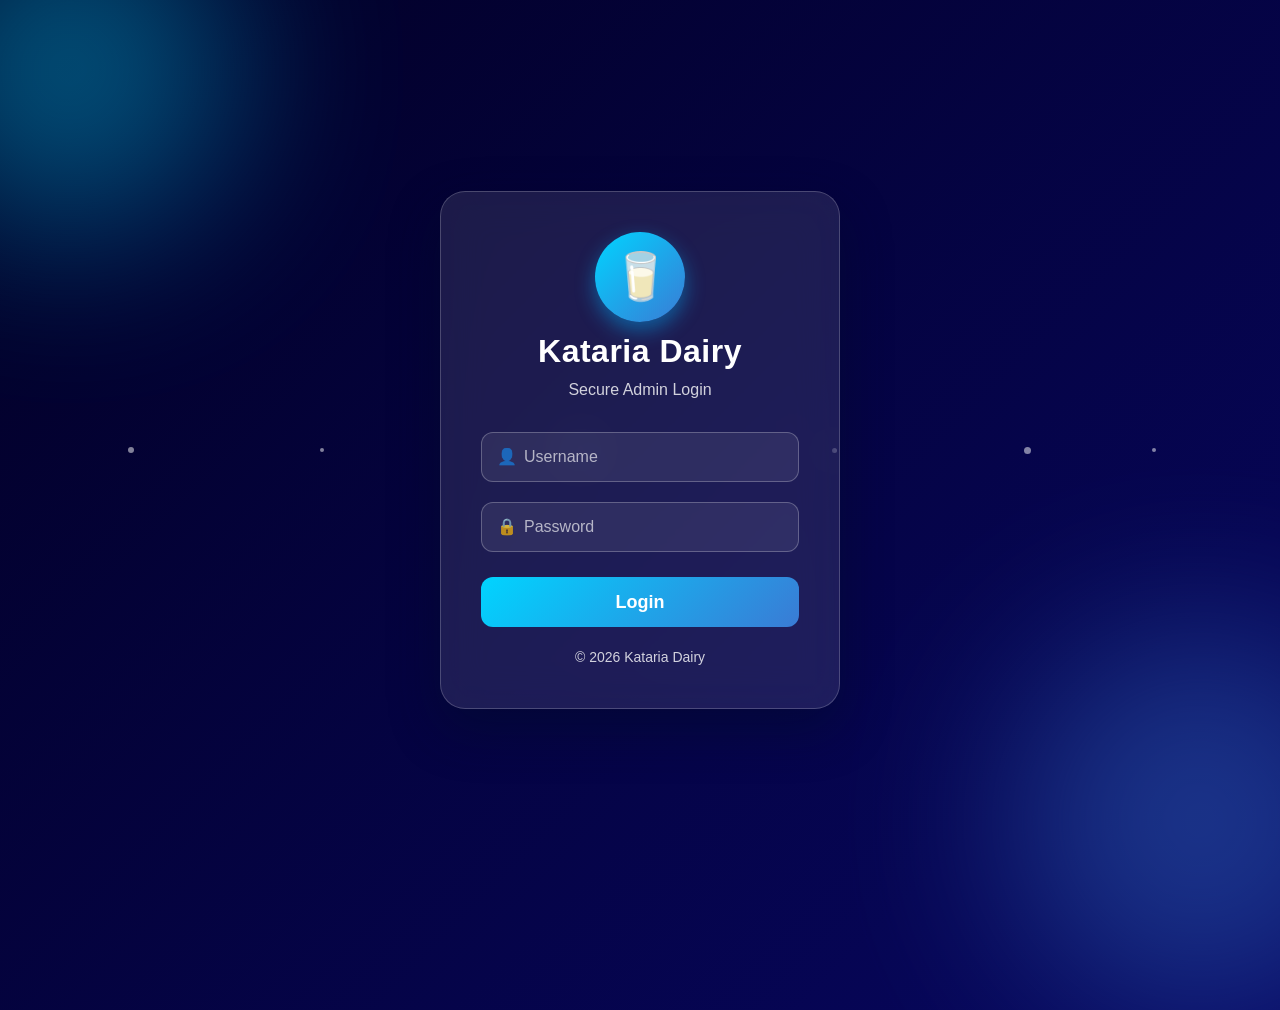
<file: templates/login.html>
<!DOCTYPE html>
<html lang="en">
<head>
<meta charset="UTF-8">
<meta name="viewport" content="width=device-width, initial-scale=1.0">
<title>Kataria Dairy | Admin Login</title>

<link href="https://cdn.jsdelivr.net/npm/bootstrap@5.3.3/dist/css/bootstrap.min.css" rel="stylesheet">

<style>

* {
box-sizing:border-box;
}

body{
height:100vh;
margin:0;
display:flex;
justify-content:center;
align-items:center;
background:linear-gradient(135deg,#020024,#090979,#00d4ff);
background-size:300% 300%;
animation:gradientMove 12s ease infinite;
font-family:Arial,Helvetica,sans-serif;
position:relative;
overflow:hidden;
}

@keyframes gradientMove{
0%{ background-position:0% 50%; }
50%{ background-position:100% 50%; }
100%{ background-position:0% 50%; }
}

/* animated glow blobs in background */
body::before,
body::after{
content:"";
position:absolute;
border-radius:50%;
filter:blur(90px);
opacity:.4;
z-index:0;
animation:float 8s ease-in-out infinite;
}

body::before{
width:320px;
height:320px;
background:#00d4ff;
top:-90px;
left:-90px;
}

body::after{
width:380px;
height:380px;
background:#3a7bd5;
bottom:-110px;
right:-110px;
animation-delay:2s;
}

@keyframes float{
0%,100%{ transform:translateY(0) translateX(0); }
50%{ transform:translateY(-25px) translateX(15px); }
}

/* subtle floating particles */
.particle{
position:absolute;
border-radius:50%;
background:rgba(255,255,255,.5);
z-index:0;
animation:rise linear infinite;
}

@keyframes rise{
from{ transform:translateY(0); opacity:.7; }
to{ transform:translateY(-100vh); opacity:0; }
}

.login-card{

width:400px;

background:rgba(255,255,255,.10);

backdrop-filter:blur(20px);

padding:40px;

border-radius:25px;

box-shadow:0 20px 50px rgba(0,10,40,.45);

border:1px solid rgba(255,255,255,.2);

color:white;

position:relative;

z-index:1;

animation:fadeInUp .7s ease;

}

@keyframes fadeInUp{
from{ opacity:0; transform:translateY(25px); }
to{ opacity:1; transform:translateY(0); }
}

.logo{

width:90px;

height:90px;

margin:0 auto 10px;

display:flex;

align-items:center;

justify-content:center;

font-size:46px;

border-radius:50%;

background:linear-gradient(135deg,#00d4ff,#3a7bd5);

box-shadow:0 8px 20px rgba(0,180,255,.45);

animation:bounce 2.5s ease-in-out infinite;

}

@keyframes bounce{
0%,100%{ transform:translateY(0); }
50%{ transform:translateY(-8px); }
}

h2{

text-align:center;

margin-top:5px;

margin-bottom:8px;

font-weight:bold;

letter-spacing:.5px;

}

p{

text-align:center;

opacity:.8;

margin-bottom:30px;

}

.input-group-custom{

position:relative;

margin-bottom:20px;

}

.input-icon{

position:absolute;

left:16px;

top:50%;

transform:translateY(-50%);

opacity:.8;

pointer-events:none;

}

.form-control{

height:50px;

border-radius:12px;

margin-bottom:0;

padding-left:42px;

background:rgba(255,255,255,.08);

border:1px solid rgba(255,255,255,.25);

color:#fff;

transition:all .25s ease;

}

.form-control::placeholder{

color:rgba(255,255,255,.65);

}

.form-control:focus{

background:rgba(255,255,255,.16);

border-color:#00d4ff;

box-shadow:0 0 0 3px rgba(0,212,255,.3);

color:#fff;

}

.btn-login{

width:100%;

height:50px;

border-radius:12px;

font-size:18px;

font-weight:bold;

border:none;

background:linear-gradient(135deg,#00d4ff,#3a7bd5);

color:#fff;

transition:transform .2s ease, box-shadow .2s ease;

margin-top:5px;

}

.btn-login:hover{

transform:translateY(-2px);

box-shadow:0 10px 28px rgba(0,180,255,.5);

background:linear-gradient(135deg,#33ddff,#3a7bd5);

color:#fff;

}

.btn-login:active{

transform:translateY(0);

}

.footer{

margin-top:20px;

text-align:center;

font-size:14px;

opacity:.8;

}

</style>

</head>

<body>

<div class="particle" style="width:6px;height:6px;left:10%;animation-duration:9s;"></div>
<div class="particle" style="width:4px;height:4px;left:25%;animation-duration:7s;animation-delay:1s;"></div>
<div class="particle" style="width:8px;height:8px;left:45%;animation-duration:11s;animation-delay:2s;"></div>
<div class="particle" style="width:5px;height:5px;left:65%;animation-duration:8s;animation-delay:0.5s;"></div>
<div class="particle" style="width:7px;height:7px;left:80%;animation-duration:10s;animation-delay:3s;"></div>
<div class="particle" style="width:4px;height:4px;left:90%;animation-duration:6s;animation-delay:1.5s;"></div>

<div class="login-card">

<div class="logo">
🥛
</div>

<h2>Kataria Dairy</h2>

<p>Secure Admin Login</p>

<form action="/login" method="POST">

<div class="input-group-custom">
<span class="input-icon">👤</span>
<input
type="text"
name="username"
class="form-control"
placeholder="Username"
required>
</div>

<div class="input-group-custom">
<span class="input-icon">🔒</span>
<input
type="password"
name="password"
class="form-control"
placeholder="Password"
required>
</div>

<button class="btn btn-login">
Login
</button>

</form>

<div class="footer">

© 2026 Kataria Dairy

</div>

</div>

</body>
</html>
</file>
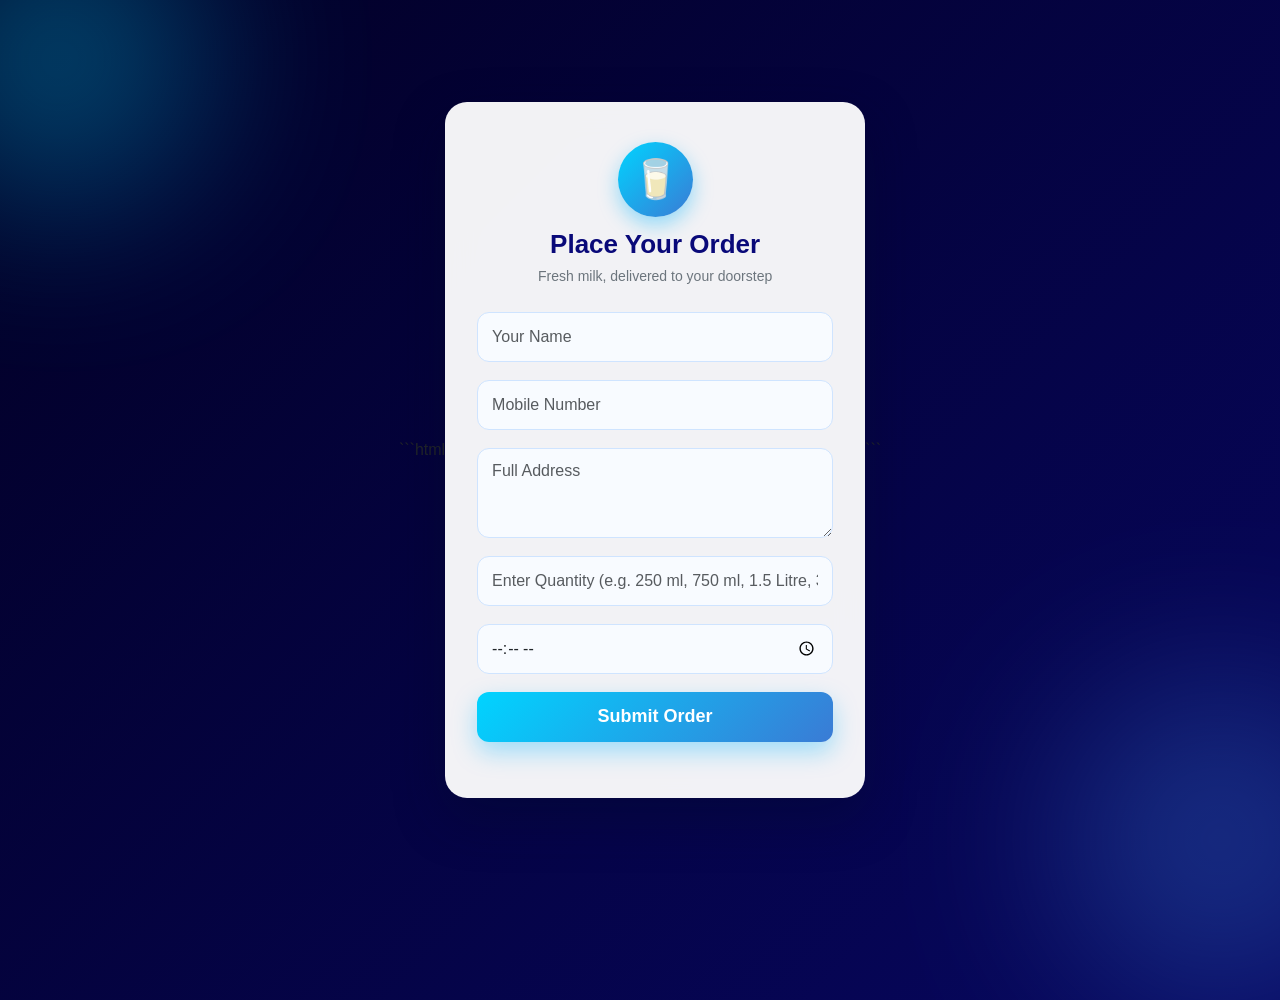
<file: templates/order.html>
```html
<!DOCTYPE html>
<html lang="en">
<head>
    <meta charset="UTF-8">
    <meta name="viewport" content="width=device-width, initial-scale=1.0">
    <title>Order Page | Kataria Dairy</title>

    <link href="https://cdn.jsdelivr.net/npm/bootstrap@5.3.3/dist/css/bootstrap.min.css" rel="stylesheet">

    <style>

        * {
            box-sizing: border-box;
        }

        body {
            margin: 0;
            min-height: 100vh;
            font-family: 'Segoe UI', Arial, sans-serif;
            background: linear-gradient(135deg, #020024, #090979, #00d4ff);
            background-size: 300% 300%;
            animation: gradientMove 12s ease infinite;
            display: flex;
            align-items: center;
            justify-content: center;
            padding: 40px 15px;
            position: relative;
            overflow: hidden;
        }

        @keyframes gradientMove {
            0% { background-position: 0% 50%; }
            50% { background-position: 100% 50%; }
            100% { background-position: 0% 50%; }
        }

        body::before,
        body::after {
            content: "";
            position: absolute;
            border-radius: 50%;
            filter: blur(90px);
            opacity: .35;
            z-index: 0;
            animation: float 8s ease-in-out infinite;
        }

        body::before {
            width: 280px;
            height: 280px;
            background: #00d4ff;
            top: -80px;
            left: -80px;
        }

        body::after {
            width: 320px;
            height: 320px;
            background: #3a7bd5;
            bottom: -100px;
            right: -100px;
            animation-delay: 2s;
        }

        @keyframes float {
            0%, 100% { transform: translateY(0) translateX(0); }
            50% { transform: translateY(-25px) translateX(15px); }
        }

        .order-card {
            position: relative;
            z-index: 1;
            width: 100%;
            max-width: 420px;
            background: rgba(255, 255, 255, .95);
            backdrop-filter: blur(15px);
            border-radius: 22px;
            padding: 40px 32px;
            box-shadow: 0 20px 50px rgba(0, 10, 40, .35);
            animation: fadeInUp .7s ease;
        }

        @keyframes fadeInUp {
            from { opacity: 0; transform: translateY(25px); }
            to { opacity: 1; transform: translateY(0); }
        }

        .order-icon {
            width: 75px;
            height: 75px;
            margin: 0 auto 12px;
            display: flex;
            align-items: center;
            justify-content: center;
            font-size: 38px;
            border-radius: 50%;
            background: linear-gradient(135deg, #00d4ff, #3a7bd5);
            box-shadow: 0 8px 20px rgba(0, 180, 255, .4);
        }

        h1.title {
            text-align: center;
            font-size: 26px;
            font-weight: bold;
            color: #090979;
            margin-bottom: 5px;
        }

        .subtitle {
            text-align: center;
            color: #6c757d;
            margin-bottom: 25px;
            font-size: 14px;
        }

        .form-control,
        .form-select {
            height: 50px;
            border-radius: 12px;
            border: 1.5px solid #cfe4ff;
            margin-bottom: 18px;
            padding: 10px 14px;
            background: #f8fbff;
            transition: all .25s ease;
        }

        textarea.form-control {
            height: auto;
            min-height: 90px;
            resize: vertical;
        }

        .form-control:focus,
        .form-select:focus {
            border-color: #00d4ff;
            box-shadow: 0 0 0 3px rgba(0, 212, 255, .2);
            background: white;
        }

        .btn-submit {
            width: 100%;
            height: 50px;
            border-radius: 12px;
            font-size: 18px;
            font-weight: bold;
            border: none;
            background: linear-gradient(135deg, #00d4ff, #3a7bd5);
            color: white;
            transition: all .25s ease;
            box-shadow: 0 10px 25px rgba(0, 180, 255, .35);
        }

        .btn-submit:hover {
            transform: translateY(-2px);
            box-shadow: 0 14px 32px rgba(0, 180, 255, .5);
            background: linear-gradient(135deg, #33ddff, #3a7bd5);
            color: white;
        }

    </style>
</head>
<body>

<div class="order-card">

    <div class="order-icon">🥛</div>

    <h1 class="title">Place Your Order</h1>
    <p class="subtitle">Fresh milk, delivered to your doorstep</p>

    <form action="/submit" method="POST">

        <input
            type="text"
            name="name"
            class="form-control"
            placeholder="Your Name"
            required>

        <input
            type="tel"
            name="mobile"
            class="form-control"
            placeholder="Mobile Number"
            required>

        <textarea
            name="address"
            class="form-control"
            placeholder="Full Address"
            required></textarea>

        <input
    type="text"
    name="quantity"
    class="form-control"
    placeholder="Enter Quantity (e.g. 250 ml, 750 ml, 1.5 Litre, 3 Litre)"
    required>

        <input
    type="time"
    name="time"
    class="form-control"
    required>

        <button type="submit" class="btn-submit">
            Submit Order
        </button>

    </form>

</div>

</body>
</html>
```
</file>
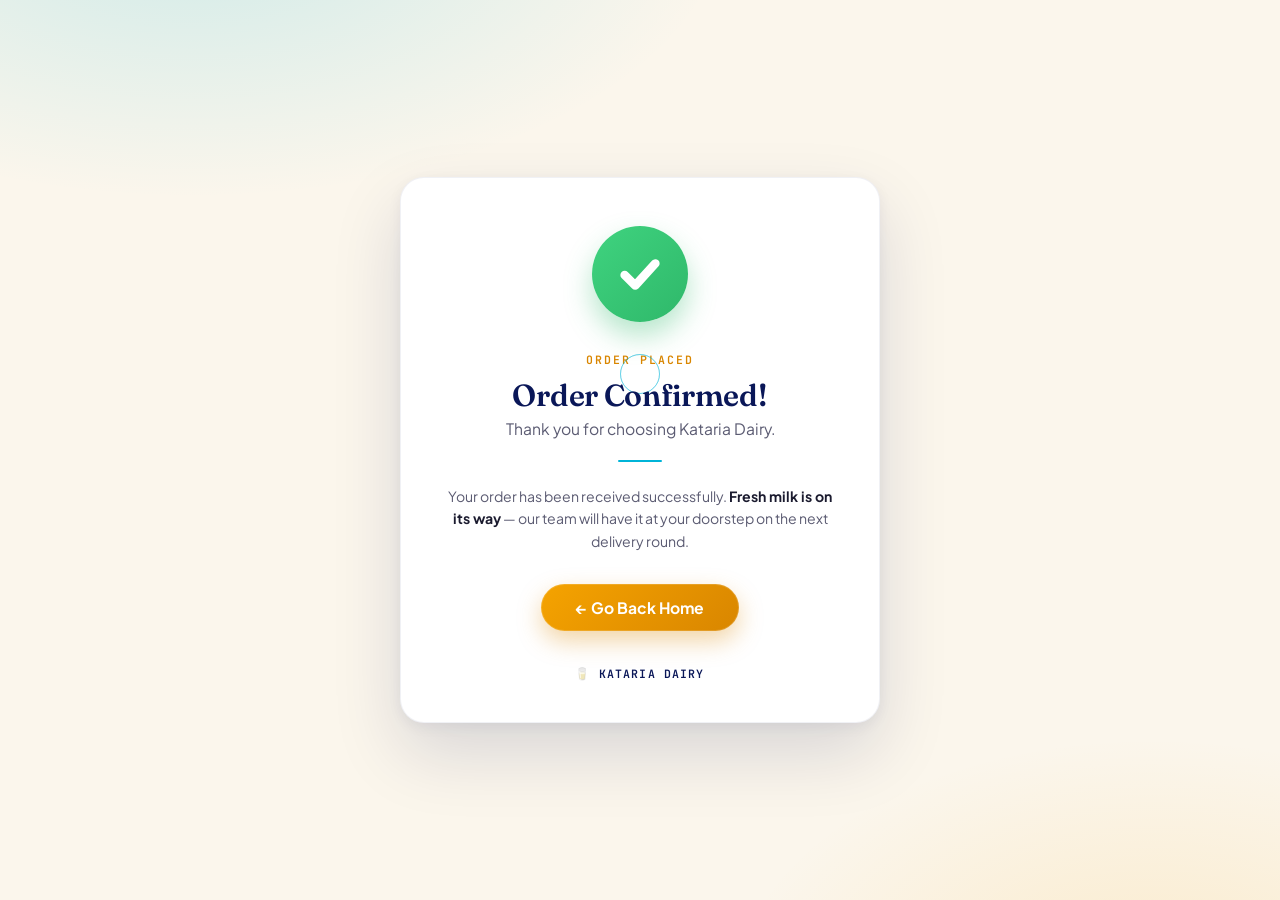
<file: templates/success.html>
<!DOCTYPE html>
<html lang="en">
<head>
    <meta charset="UTF-8">
    <meta name="viewport" content="width=device-width, initial-scale=1.0">
    <title>Order Confirmed — Kataria Dairy</title>

    <link rel="preconnect" href="https://fonts.googleapis.com">
    <link href="https://fonts.googleapis.com/css2?family=Fraunces:opsz,wght@9..144,500;9..144,600;9..144,700&family=Plus+Jakarta+Sans:wght@400;500;600;700;800&family=JetBrains+Mono:wght@500;600&display=swap" rel="stylesheet">

    <style>
        :root{
            --cream:#FBF6EC;
            --cream-deep:#F3ECDB;
            --midnight:#0A1758;
            --midnight-2:#141E6B;
            --sky:#00B4D8;
            --amber:#F5A300;
            --amber-deep:#D98600;
            --green:#2FB86A;
            --ink:#1B1B2F;
            --ink-soft:#5B5B72;

            --font-display: 'Fraunces', serif;
            --font-body: 'Plus Jakarta Sans', sans-serif;
            --font-mono: 'JetBrains Mono', monospace;
        }

        *{ box-sizing:border-box; margin:0; padding:0; }

        html,body{
            height:100%;
        }

        body{
            font-family:var(--font-body);
            color:var(--ink);
            background:
                radial-gradient(900px 480px at 15% -10%, rgba(0,180,216,0.18), transparent 60%),
                radial-gradient(700px 420px at 90% 110%, rgba(245,163,0,0.14), transparent 60%),
                var(--cream);
            min-height:100vh;
            display:flex;
            align-items:center;
            justify-content:center;
            padding:2rem 1.25rem;
            overflow-x:hidden;
        }

        @media (prefers-reduced-motion: reduce){
            *{ animation:none !important; }
        }

        .card{
            position:relative;
            width:100%;
            max-width:480px;
            background:#fff;
            border-radius:24px;
            padding:3rem 2.4rem 2.6rem;
            text-align:center;
            box-shadow:0 30px 70px rgba(10,23,88,0.14), 0 4px 14px rgba(10,23,88,0.06);
            border:1px solid rgba(10,23,88,0.06);
            overflow:hidden;
        }

        /* subtle ripple rings behind the card content */
        .bg-ripple{
            position:absolute;
            left:50%; top:36%;
            transform:translate(-50%,-50%);
            border-radius:50%;
            border:1.5px solid rgba(0,180,216,0.25);
            pointer-events:none;
        }
        .bg-ripple.br1{ width:40px; height:40px; animation:bgripple 2.6s ease-out infinite; }
        .bg-ripple.br2{ width:40px; height:40px; animation:bgripple 2.6s ease-out infinite .5s; }
        .bg-ripple.br3{ width:40px; height:40px; animation:bgripple 2.6s ease-out infinite 1s; }
        @keyframes bgripple{
            0%{ width:40px; height:40px; opacity:.55; }
            100%{ width:340px; height:340px; opacity:0; }
        }

        /* Check circle */
        .check-wrap{
            position:relative;
            width:96px;
            height:96px;
            margin:0 auto 1.6rem;
        }
        .check-circle{
            width:96px;
            height:96px;
            border-radius:50%;
            background:linear-gradient(135deg,#3FD37F,var(--green));
            display:flex;
            align-items:center;
            justify-content:center;
            box-shadow:0 14px 28px rgba(47,184,106,0.35);
            transform:scale(0);
            animation:popIn .55s cubic-bezier(.25,1.4,.4,1) .15s forwards;
        }
        @keyframes popIn{
            to{ transform:scale(1); }
        }
        .check-circle svg{
            width:46px; height:46px;
        }
        .check-circle path{
            fill:none;
            stroke:#fff;
            stroke-width:4.5;
            stroke-linecap:round;
            stroke-linejoin:round;
            stroke-dasharray:40;
            stroke-dashoffset:40;
            animation:drawCheck .5s ease-out .55s forwards;
        }
        @keyframes drawCheck{ to{ stroke-dashoffset:0; } }

        /* fade-up text sequence */
        .rise{
            opacity:0;
            transform:translateY(16px);
            animation:riseUp .6s cubic-bezier(.2,.7,.3,1) forwards;
        }
        @keyframes riseUp{ to{ opacity:1; transform:translateY(0); } }

        .eyebrow{
            font-family:var(--font-mono);
            font-size:.72rem;
            letter-spacing:.18em;
            text-transform:uppercase;
            color:var(--amber-deep);
            font-weight:600;
        }

        h1{
            font-family:var(--font-display);
            font-weight:600;
            font-size:1.9rem;
            color:var(--midnight);
            margin:.5rem 0 .3rem;
            letter-spacing:-0.01em;
        }

        .sub{
            font-size:.98rem;
            color:var(--ink-soft);
            margin-bottom:.35rem;
        }

        .divider{
            width:44px;
            height:2px;
            background:var(--sky);
            border-radius:2px;
            margin:1.4rem auto;
            opacity:0;
            animation:riseUp .5s ease .55s forwards;
        }

        .note{
            font-size:.88rem;
            color:var(--ink-soft);
            line-height:1.6;
            margin-bottom:2rem;
        }

        .note strong{ color:var(--ink); }

        .btn-milk{
            position:relative;
            display:inline-flex;
            align-items:center;
            justify-content:center;
            gap:.5rem;
            font-family:var(--font-body);
            font-weight:700;
            font-size:.98rem;
            padding:.85rem 2.2rem;
            border-radius:999px;
            border:none;
            color:#fff;
            background:linear-gradient(135deg,var(--amber),var(--amber-deep));
            box-shadow:0 10px 24px rgba(217,134,0,0.35), inset 0 0 0 1px rgba(255,255,255,0.15);
            overflow:hidden;
            isolation:isolate;
            text-decoration:none;
            transition:transform .35s cubic-bezier(.2,.8,.2,1), box-shadow .35s ease;
        }
        .btn-milk::before{
            content:"";
            position:absolute;
            inset:0;
            z-index:-1;
            background:linear-gradient(120deg, transparent 30%, rgba(255,255,255,.9) 50%, transparent 70%);
            transform:translateX(-120%);
            transition:transform .7s ease;
        }
        .btn-milk:hover{
            transform:translateY(-3px);
            box-shadow:0 16px 32px rgba(217,134,0,0.45);
        }
        .btn-milk:hover::before{ transform:translateX(120%); }
        .btn-milk:active{ transform:translateY(-1px) scale(.98); }

        /* floating milk drops celebration */
        .drops{
            position:absolute;
            inset:0;
            pointer-events:none;
            overflow:hidden;
            border-radius:24px;
        }
        .drops span{
            position:absolute;
            top:-20px;
            width:10px;
            height:14px;
            background:linear-gradient(160deg,#ffffff,#cfeffd);
            border-radius:50% 50% 50% 0;
            opacity:.85;
            animation:fallDrop linear forwards;
        }
        @keyframes fallDrop{
            to{ transform:translateY(420px) rotate(180deg); opacity:0; }
        }

        .brand{
            margin-top:2.2rem;
            font-family:var(--font-mono);
            font-size:.72rem;
            letter-spacing:.1em;
            text-transform:uppercase;
            color:var(--ink-soft);
            opacity:0;
            animation:riseUp .5s ease .7s forwards;
        }
        .brand span{ color:var(--midnight); font-weight:600; }
    </style>
</head>

<body>

<div class="card">
    <div class="bg-ripple br1"></div>
    <div class="bg-ripple br2"></div>
    <div class="bg-ripple br3"></div>

    <div class="drops" id="dropsField"></div>

    <div class="check-wrap">
        <div class="check-circle">
            <svg viewBox="0 0 24 24">
                <path d="M4 12.5L9.5 18L20 6.5"></path>
            </svg>
        </div>
    </div>

    <span class="eyebrow rise" style="animation-delay:.35s">Order Placed</span>
    <h1 class="rise" style="animation-delay:.4s">Order Confirmed!</h1>
    <p class="sub rise" style="animation-delay:.45s">Thank you for choosing Kataria Dairy.</p>

    <div class="divider"></div>

    <p class="note rise" style="animation-delay:.5s">
        Your order has been received successfully. <strong>Fresh milk is on its way</strong> —
        our team will have it at your doorstep on the next delivery round.
    </p>

    <a href="/" class="btn-milk rise" style="animation-delay:.6s">← Go Back Home</a>

    <div class="brand">🥛 <span>Kataria Dairy</span></div>
</div>

<script>
    // Celebration: a few milk drops fall inside the card once
    const field = document.getElementById('dropsField');
    const positions = [12, 28, 45, 58, 72, 85];
    positions.forEach((left, i) => {
        const d = document.createElement('span');
        d.style.left = left + '%';
        d.style.animationDuration = (1.6 + Math.random() * 0.8) + 's';
        d.style.animationDelay = (0.6 + i * 0.08) + 's';
        field.appendChild(d);
    });
</script>

</body>
</html>
</file>
